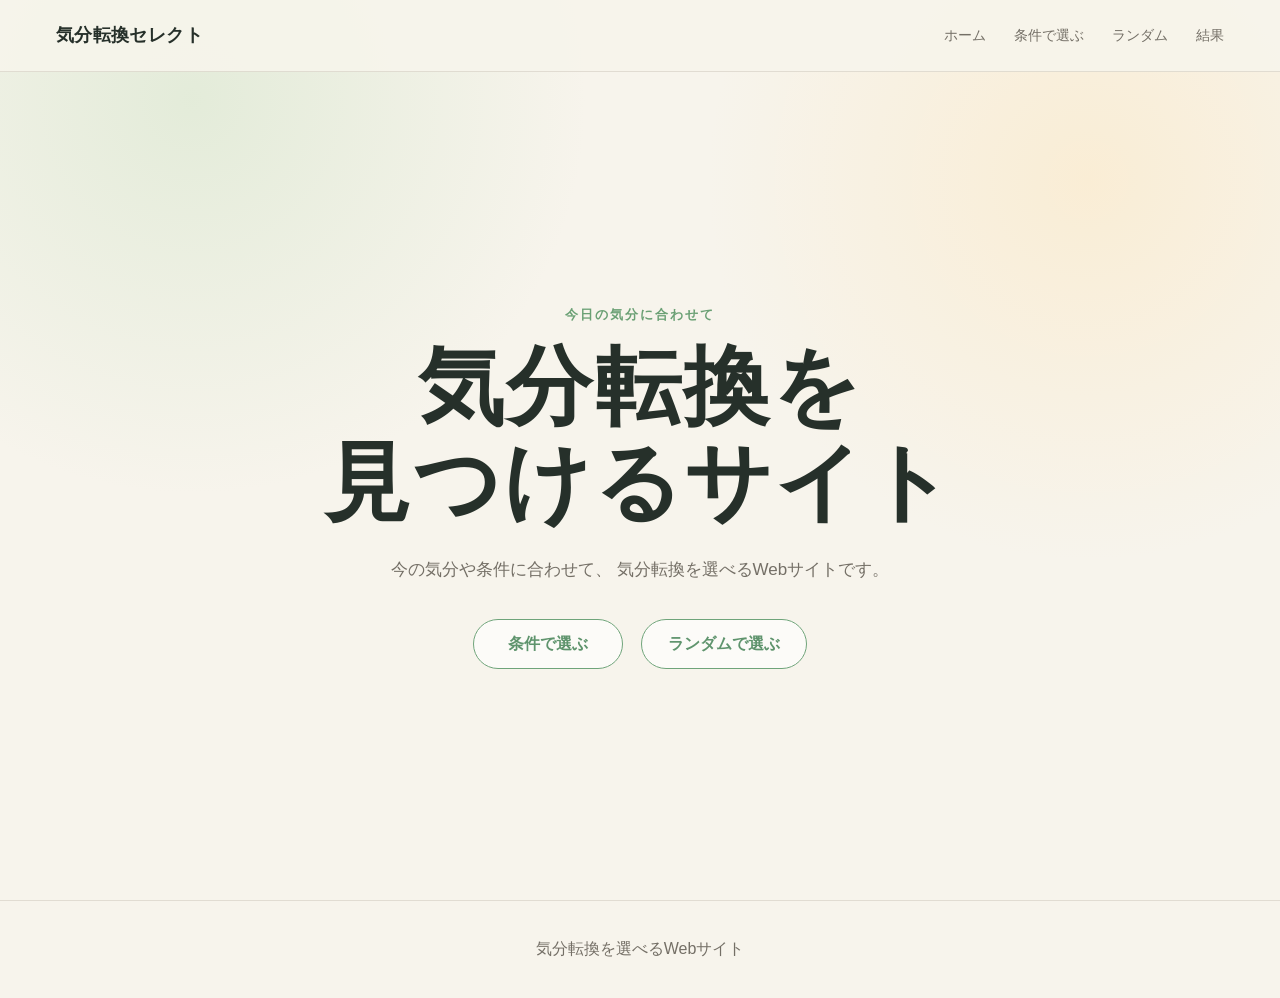
<file: index.html>
<!DOCTYPE html>
<html lang="ja">
<head>
  <meta charset="UTF-8">
  <meta name="viewport" content="width=device-width, initial-scale=1.0">
  <title>気分転換セレクト</title>
  <link rel="stylesheet" href="css/style.css">
</head>

<body>
  <header class="site-header">
    <a class="logo" href="index.html">気分転換セレクト</a>

    <nav class="nav">
      <a href="index.html">ホーム</a>
      <a href="select.html">条件で選ぶ</a>
      <a href="category.html">ランダム</a>
      <a href="result.html">結果</a>
    </nav>
  </header>

  <main>
    <section class="hero hero-simple">
      <div class="hero-text">
        <p class="eyebrow">今日の気分に合わせて</p>

        <h1>
          気分転換を<br>
          見つけるサイト
        </h1>

        <p class="lead">
          今の気分や条件に合わせて、
          気分転換を選べるWebサイトです。
        </p>

        <div class="button-row">
          <a class="primary-button" href="select.html">条件で選ぶ</a>
          <a class="primary-button secondary-button" href="category.html">ランダムで選ぶ</a>
        </div>
      </div>
    </section>
  </main>

  <footer class="footer">
    <p>気分転換を選べるWebサイト</p>
  </footer>
</body>
</html>
</file>
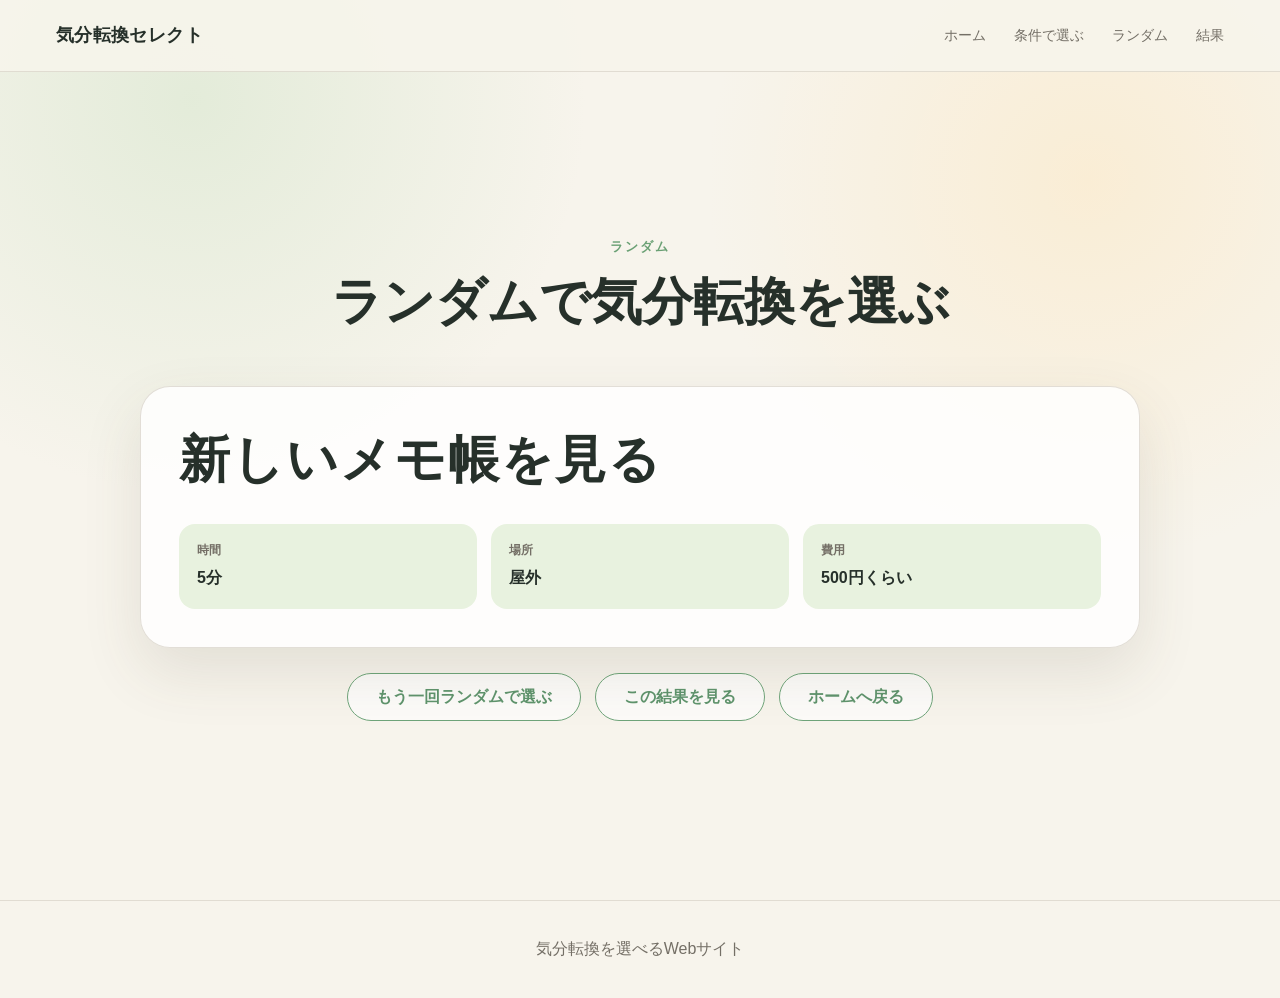
<file: category.html>
<!DOCTYPE html>
<html lang="ja">
<head>
  <meta charset="UTF-8">
  <meta name="viewport" content="width=device-width, initial-scale=1.0">
  <title>ランダムで選ぶ | 気分転換セレクト</title>
  <link rel="stylesheet" href="css/style.css">
</head>

<body>
  <header class="site-header">
    <a class="logo" href="index.html">気分転換セレクト</a>

    <nav class="nav">
      <a href="index.html">ホーム</a>
      <a href="select.html">条件で選ぶ</a>
      <a href="category.html">ランダム</a>
      <a href="result.html">結果</a>
    </nav>
  </header>

  <main>
    <section class="section random-page">
      <div class="section-title center-title">
        <p class="eyebrow">ランダム</p>

        <h2>ランダムで気分転換を選ぶ</h2>

        <p>
         
        </p>
      </div>

      <div class="random-layout">
        <article class="result-card" id="resultCard">
          <span class="card-label">Random Refresh</span>

          <h3 id="resultTitle">深呼吸を5回する</h3>

          <p id="resultText">
            ゆっくり息を吐くことで、短い時間でも気持ちを落ち着かせやすくなります。
          </p>

          <dl>
            <div>
              <dt>時間</dt>
              <dd id="resultTime">5分</dd>
            </div>

            <div>
              <dt>場所</dt>
              <dd id="resultPlace">どちらでも</dd>
            </div>

            <div>
              <dt>費用</dt>
              <dd id="resultCost">0円</dd>
            </div>
          </dl>
        </article>

        <div class="button-row center-buttons">
          <button type="button" id="randomOnlyButton">
            もう一回ランダムで選ぶ
          </button>

          <a class="primary-button secondary-button" href="result.html">
            この結果を見る
          </a>

          <a class="primary-button secondary-button" href="index.html">
            ホームへ戻る
          </a>
        </div>
      </div>
    </section>
  </main>

  <footer class="footer">
    <p>気分転換を選べるWebサイト</p>
  </footer>

  <script src="js/script.js"></script>
</body>
</html>
</file>
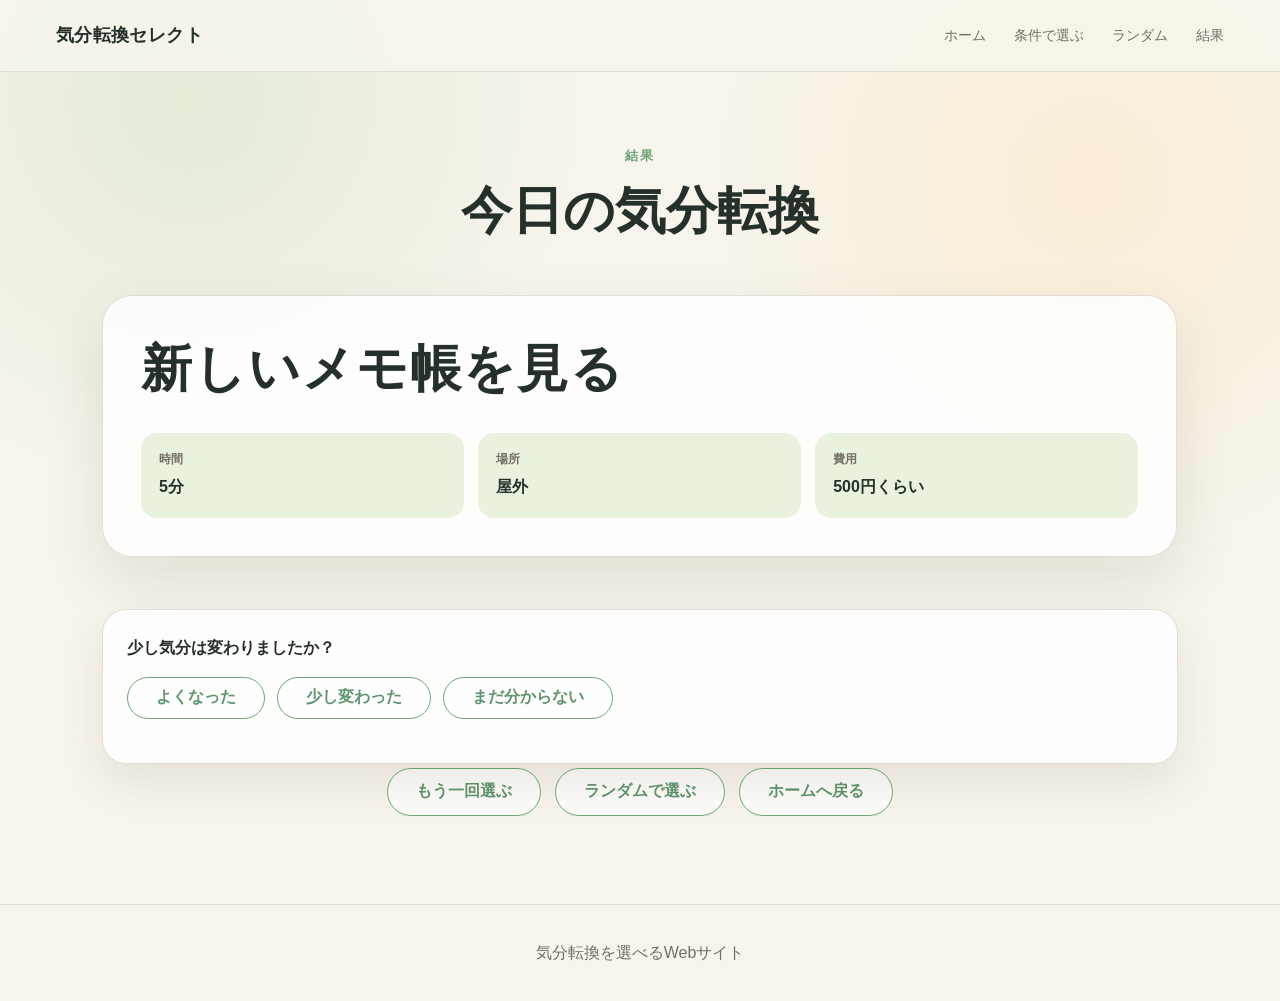
<file: result.html>
<!DOCTYPE html>
<html lang="ja">
<head>
  <meta charset="UTF-8">
  <meta name="viewport" content="width=device-width, initial-scale=1.0">
  <title>結果 | 気分転換セレクト</title>
  <link rel="stylesheet" href="css/style.css">
</head>

<body>
  <header class="site-header">
    <a class="logo" href="index.html">気分転換セレクト</a>

    <nav class="nav">
      <a href="index.html">ホーム</a>
      <a href="select.html">条件で選ぶ</a>
      <a href="category.html">ランダム</a>
      <a href="result.html">結果</a>
    </nav>
  </header>

  <main>
    <section class="section result-page">
      <div class="section-title center-title">
        <p class="eyebrow">結果</p>

        <h2>今日の気分転換</h2>

        <p>
         
        </p>
      </div>

      <article class="result-card result-card-large">
        <span class="card-label">Today's Refresh</span>

        <h3 id="resultTitle"></h3>

        <p id="resultText">
         
        </p>

        <dl>
          <div>
            <dt>時間</dt>
            <dd id="resultTime">5分</dd>
          </div>

          <div>
            <dt>場所</dt>
            <dd id="resultPlace">どちらでも</dd>
          </div>

          <div>
            <dt>費用</dt>
            <dd id="resultCost">0円</dd>
          </div>
        </dl>
      </article>

      <div class="feedback">
        <p>少し気分は変わりましたか？</p>

        <button type="button" data-message="よかったです。">
          よくなった
        </button>

        <button type="button" data-message="無理なく続けてみましょう。">
          少し変わった
        </button>

        <button type="button" data-message="もう一回選んでみましょう。">
          まだ分からない
        </button>

        <span id="feedbackMessage" class="feedback-message"></span>
      </div>

      <div class="button-row center-buttons">
        <a class="primary-button secondary-button" href="select.html">
          もう一回選ぶ
        </a>

        <a class="primary-button secondary-button" href="category.html">
          ランダムで選ぶ
        </a>

        <a class="primary-button secondary-button" href="index.html">
          ホームへ戻る
        </a>
      </div>
    </section>
  </main>

  <footer class="footer">
    <p>気分転換を選べるWebサイト</p>
  </footer>

  <script src="js/script.js"></script>
</body>
</html>
</file>
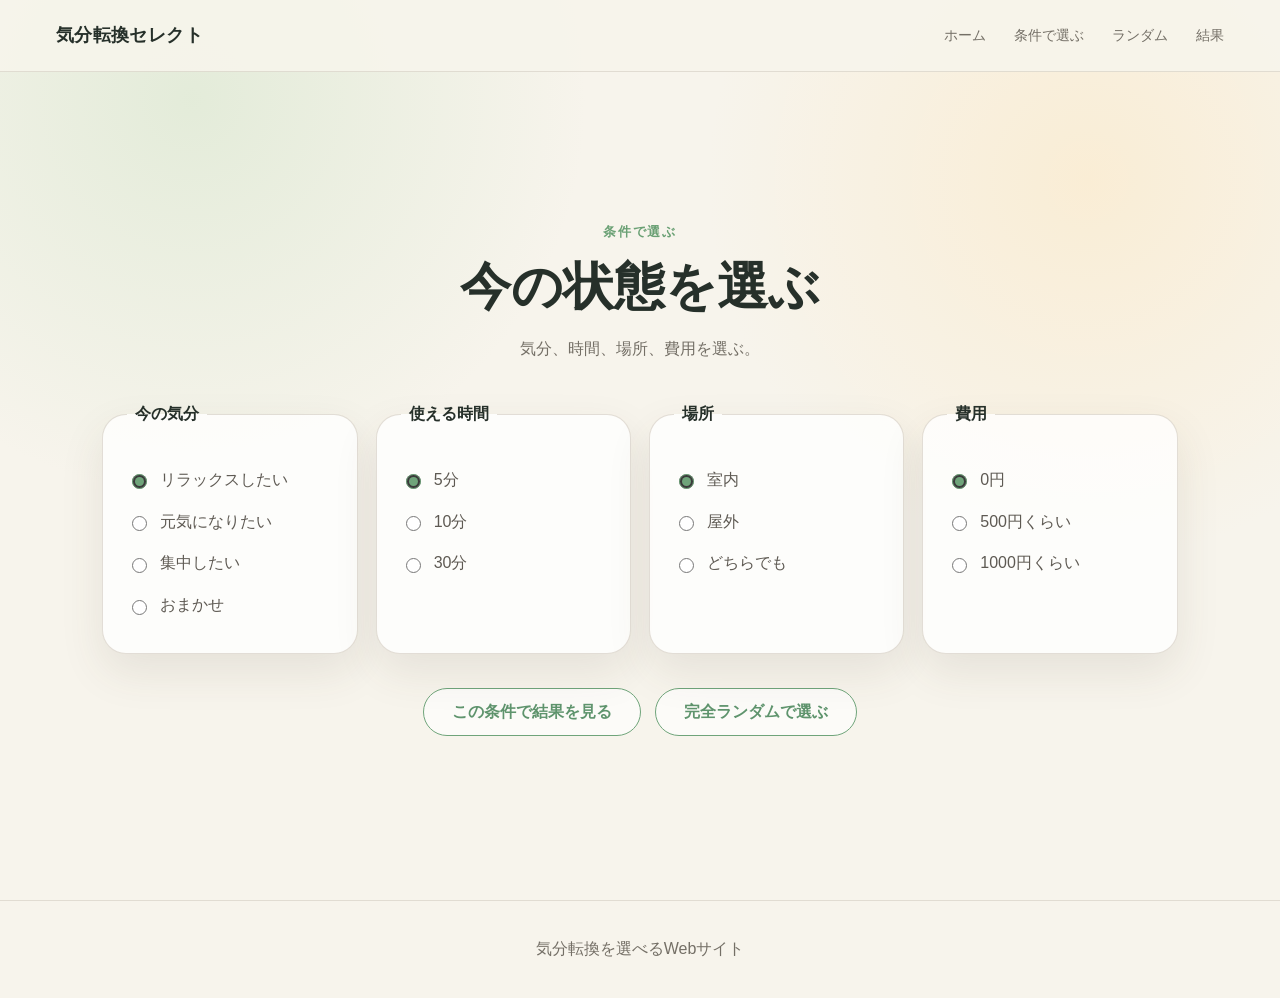
<file: select.html>
<!DOCTYPE html>
<html lang="ja">
<head>
  <meta charset="UTF-8">
  <meta name="viewport" content="width=device-width, initial-scale=1.0">
  <title>条件で選ぶ | 気分転換セレクト</title>
  <link rel="stylesheet" href="css/style.css">
</head>

<body>
  <header class="site-header">
    <a class="logo" href="index.html">気分転換セレクト</a>

    <nav class="nav">
      <a href="index.html">ホーム</a>
      <a href="select.html">条件で選ぶ</a>
      <a href="category.html">ランダム</a>
      <a href="result.html">結果</a>
    </nav>
  </header>

  <main>
    <section class="section select-page">
      <div class="section-title center-title">
        <p class="eyebrow">条件で選ぶ</p>

        <h2>今の状態を選ぶ</h2>

        <p>
          気分、時間、場所、費用を選ぶ。
          
        </p>
      </div>

      <form class="selector selector-full" id="refreshForm">
        <fieldset>
          <legend>今の気分</legend>

          <label>
            <input type="radio" name="mood" value="relax" checked>
            リラックスしたい
          </label>

          <label>
            <input type="radio" name="mood" value="energy">
            元気になりたい
          </label>

          <label>
            <input type="radio" name="mood" value="focus">
            集中したい
          </label>

          <label>
            <input type="radio" name="mood" value="random">
            おまかせ
          </label>
        </fieldset>

        <fieldset>
          <legend>使える時間</legend>

          <label>
            <input type="radio" name="time" value="5" checked>
            5分
          </label>

          <label>
            <input type="radio" name="time" value="10">
            10分
          </label>

          <label>
            <input type="radio" name="time" value="30">
            30分
          </label>
        </fieldset>

        <fieldset>
          <legend>場所</legend>

          <label>
            <input type="radio" name="place" value="inside" checked>
            室内
          </label>

          <label>
            <input type="radio" name="place" value="outside">
            屋外
          </label>

          <label>
            <input type="radio" name="place" value="anywhere">
            どちらでも
          </label>
        </fieldset>

        <fieldset>
          <legend>費用</legend>

          <label>
            <input type="radio" name="cost" value="0" checked>
            0円
          </label>

          <label>
            <input type="radio" name="cost" value="500">
            500円くらい
          </label>

          <label>
            <input type="radio" name="cost" value="1000">
            1000円くらい
          </label>
        </fieldset>

        <div class="button-row center-buttons">
          <button type="submit">この条件で結果を見る</button>

          <a class="primary-button secondary-button" href="category.html">
            完全ランダムで選ぶ
          </a>
        </div>
      </form>
    </section>
  </main>

  <footer class="footer">
    <p>気分転換を選べるWebサイト</p>
  </footer>

  <script src="js/script.js"></script>
</body>
</html>
</file>
<file: css/style.css>
* {
  box-sizing: border-box;
}

html {
  scroll-behavior: smooth;
}

body {
  margin: 0;
  font-family: "Yu Gothic", "Hiragino Sans", "Meiryo", sans-serif;
  color: #26302a;
  background:
    radial-gradient(circle at 15% 10%, rgba(186, 218, 178, 0.32), transparent 28%),
    radial-gradient(circle at 85% 18%, rgba(255, 224, 170, 0.35), transparent 28%),
    #f7f4ec;
  line-height: 1.8;
}

a {
  color: inherit;
  text-decoration: none;
}

.site-header {
  position: sticky;
  top: 0;
  z-index: 20;
  display: flex;
  justify-content: space-between;
  align-items: center;
  height: 72px;
  padding: 0 56px;
  background: rgba(247, 244, 236, 0.9);
  backdrop-filter: blur(12px);
  border-bottom: 1px solid rgba(90, 82, 62, 0.14);
}

.logo {
  font-size: 18px;
  font-weight: 800;
  letter-spacing: 0.02em;
}

.nav {
  display: flex;
  gap: 28px;
  color: #746f66;
  font-size: 14px;
}

.nav a {
  transition: color 0.2s ease;
}

.nav a:hover {
  color: #5f946d;
}

.hero {
  min-height: calc(100vh - 72px);
  display: flex;
  align-items: center;
  padding: 80px 8%;
}

.hero-simple {
  justify-content: center;
  text-align: center;
}

.hero-text {
  max-width: 820px;
}

.eyebrow {
  margin: 0 0 12px;
  color: #6aa074;
  font-size: 13px;
  font-weight: 800;
  letter-spacing: 0.15em;
  text-transform: uppercase;
}

h1 {
  margin: 0 0 24px;
  font-size: clamp(48px, 7vw, 86px);
  line-height: 1.12;
  letter-spacing: 0.03em;
}

h2 {
  margin: 0 0 16px;
  font-size: clamp(32px, 4vw, 52px);
  line-height: 1.25;
}

h3 {
  margin: 0 0 18px;
  font-size: clamp(32px, 4vw, 52px);
  line-height: 1.35;
  letter-spacing: 0.04em;
}

.lead {
  max-width: 620px;
  margin: 0 auto 34px;
  color: #746f66;
  font-size: 17px;
}

.section {
  min-height: calc(100vh - 72px);
  padding: 72px 8% 88px;
}

.section-title {
  max-width: 760px;
  margin-bottom: 36px;
}

.center-title {
  margin-left: auto;
  margin-right: auto;
  text-align: center;
}

.section-title p:not(.eyebrow) {
  margin: 0;
  color: #746f66;
}

.primary-button,
button {
  display: inline-flex;
  justify-content: center;
  align-items: center;
  min-height: 48px;
  padding: 0 28px;
  border: 1px solid #6fa47a;
  border-radius: 999px;
  color: #fff;
  font: inherit;
  font-weight: 800;
  background: #6fa47a;
  cursor: pointer;
  box-shadow: 0 10px 24px rgba(83, 130, 92, 0.18);
  transition: transform 0.18s ease, background 0.18s ease, box-shadow 0.18s ease;
}

.primary-button:hover,
button:hover {
  background: #568760;
  transform: translateY(-2px);
  box-shadow: 0 14px 28px rgba(83, 130, 92, 0.23);
}

.secondary-button {
  color: #5f946d;
  background: rgba(255, 255, 255, 0.58);
  box-shadow: none;
}

.secondary-button:hover {
  color: #fff;
  background: #6fa47a;
}

.button-row {
  display: flex;
  flex-wrap: wrap;
  gap: 14px;
  margin-top: 4px;
}

.center-buttons {
  justify-content: center;
}

/* select page */

.select-page {
  display: flex;
  flex-direction: column;
  justify-content: center;
}

.selector {
  display: grid;
  gap: 18px;
}

.selector-full {
  width: min(1100px, 100%);
  margin: 0 auto;
  grid-template-columns: repeat(4, 1fr);
}

fieldset {
  margin: 0;
  padding: 24px 24px 20px;
  border: 1px solid rgba(126, 112, 82, 0.22);
  border-radius: 24px;
  background: rgba(255, 255, 255, 0.78);
  box-shadow: 0 18px 44px rgba(82, 73, 53, 0.1);
  backdrop-filter: blur(8px);
}

legend {
  padding: 0 8px;
  font-weight: 800;
  color: #26302a;
}

label {
  display: flex;
  align-items: center;
  gap: 10px;
  margin: 13px 0;
  color: #5e5a53;
  cursor: pointer;
}

input[type="radio"] {
  width: 15px;
  height: 15px;
  accent-color: #6fa47a;
  cursor: pointer;
}

.selector-full .button-row {
  grid-column: 1 / -1;
  margin-top: 16px;
}

/* result / random page */

.random-page,
.result-page {
  display: flex;
  flex-direction: column;
  justify-content: center;
}

.random-layout {
  width: min(1000px, 100%);
  margin: 0 auto;
}

.result-card {
  width: min(1100px, 100%);
  margin: 0 auto 26px;
  padding: 38px;
  border: 1px solid rgba(126, 112, 82, 0.22);
  border-radius: 30px;
  background: rgba(255, 255, 255, 0.82);
  box-shadow: 0 24px 60px rgba(82, 73, 53, 0.12);
  backdrop-filter: blur(8px);
}

.result-card-large {
  width: min(1200px, 100%);
}

.card-label {
  display: inline-block;
  margin-bottom: 18px;
  padding: 6px 14px;
  border-radius: 999px;
  color: #5f946d;
  font-size: 12px;
  font-weight: 800;
  background: #e8f2df;
}

.result-card p {
  margin: 0;
  color: #746f66;
}

.result-card dl {
  display: grid;
  grid-template-columns: repeat(3, 1fr);
  gap: 14px;
  margin: 30px 0 0;
}

.result-card dl div {
  padding: 16px 18px;
  border-radius: 16px;
  background: #e8f2df;
}

dt {
  color: #746f66;
  font-size: 12px;
  font-weight: 700;
}

dd {
  margin: 2px 0 0;
  font-weight: 800;
}

.feedback {
  width: min(1200px, 100%);
  margin: 26px auto 0;
  padding: 24px;
  display: flex;
  flex-wrap: wrap;
  gap: 12px;
  border: 1px solid rgba(126, 112, 82, 0.22);
  border-radius: 24px;
  background: rgba(255, 255, 255, 0.78);
  box-shadow: 0 18px 44px rgba(82, 73, 53, 0.1);
  backdrop-filter: blur(8px);
}

.feedback p {
  width: 100%;
  margin: 0 0 2px;
  font-weight: 800;
}

.feedback button {
  min-height: 42px;
  color: #5f946d;
  background: rgba(255, 255, 255, 0.58);
  box-shadow: none;
}

.feedback button:hover,
.feedback button.is-active {
  color: #fff;
  background: #6fa47a;
}

.result-page > .button-row {
  width: min(1200px, 100%);
  margin-left: auto;
  margin-right: auto;
}

/* footer */

.footer {
  padding: 34px 8%;
  color: #746f66;
  text-align: center;
  border-top: 1px solid rgba(90, 82, 62, 0.14);
}

.footer p {
  margin: 0;
}

/* responsive */

@media (max-width: 1100px) {
  .selector-full {
    grid-template-columns: repeat(2, 1fr);
  }
}

@media (max-width: 780px) {
  .site-header {
    height: auto;
    padding: 16px 24px;
    align-items: flex-start;
    flex-direction: column;
    gap: 10px;
  }

  .nav {
    flex-wrap: wrap;
    gap: 16px;
    font-size: 13px;
  }

  .hero,
  .section {
    min-height: auto;
    padding: 58px 24px 72px;
  }

  h1 {
    font-size: 42px;
  }

  h2 {
    font-size: 34px;
  }

  h3 {
    font-size: 30px;
  }

  .selector-full {
    grid-template-columns: 1fr;
  }

  .result-card dl {
    grid-template-columns: 1fr;
  }

  .primary-button,
  button {
    width: 100%;
  }

  .button-row {
    width: 100%;
  }

  .feedback button {
    width: 100%;
  }
}
.hero .button-row {
  justify-content: center;
  align-items: center;
  margin-top: 34px;
  gap: 18px;
}

.hero .primary-button {
  min-width: 150px;
  height: 50px;
  padding: 0 26px;
}

.hero .lead {
  max-width: 680px;
  margin-left: auto;
  margin-right: auto;
  text-align: center;
}

@media (max-width: 780px) {
  .hero .button-row {
    flex-direction: column;
    align-items: center;
  }

  .hero .primary-button {
    width: min(280px, 100%);
  }
}
.primary-button,
button {
  color: #5f946d;
  background: rgba(255, 255, 255, 0.65);
  border: 1px solid #6fa47a;
  box-shadow: none;
}

.primary-button:hover,
button:hover {
  color: #fff;
  background: #6fa47a;
  transform: translateY(-2px);
  box-shadow: 0 12px 26px rgba(83, 130, 92, 0.2);
}

.hero .primary-button {
  color: #5f946d;
  background: rgba(255, 255, 255, 0.65);
}

.hero .primary-button:hover {
  color: #fff;
  background: #6fa47a;
}

.center-buttons .primary-button,
.center-buttons button {
  color: #5f946d;
  background: rgba(255, 255, 255, 0.65);
}

.center-buttons .primary-button:hover,
.center-buttons button:hover {
  color: #fff;
  background: #6fa47a;
}

.result-card p {
  display: none;
}

.card-label {
  display: none;
}

.feedback-message {
  display: block;
  width: 100%;
  margin-top: 8px;
  color: #5f946d;
  font-size: 14px;
  font-weight: 700;
}
.feedback-message {
  display: block;
  width: 100%;
  margin-top: 8px;
  color: #5f946d;
  font-size: 14px;
  font-weight: 700;
}

body {
  animation: pageFadeIn 0.99s ease both;
}

body.page-leave {
  opacity: 0;
  transform: translateY(8px);
  transition: opacity 0.25s ease, transform 0.25s ease;
}

@keyframes pageFadeIn {
  from {
    opacity: 0;
    transform: translateY(8px);
  }

  to {
    opacity: 1;
    transform: translateY(0);
  }
}
body {
  animation: pageIn 0.45s ease both;
}

@keyframes pageIn {
  from {
    opacity: 0;
    transform: translateY(10px);
  }

  to {
    opacity: 1;
    transform: translateY(0);
  }
}

.result-card {
  animation: cardIn 0.5s ease both;
}

@keyframes cardIn {
  from {
    opacity: 0;
    transform: translateY(18px) scale(0.98);
  }

  to {
    opacity: 1;
    transform: translateY(0) scale(1);
  }
}

button:active,
.primary-button:active {
  transform: scale(0.96);
}
</file>
